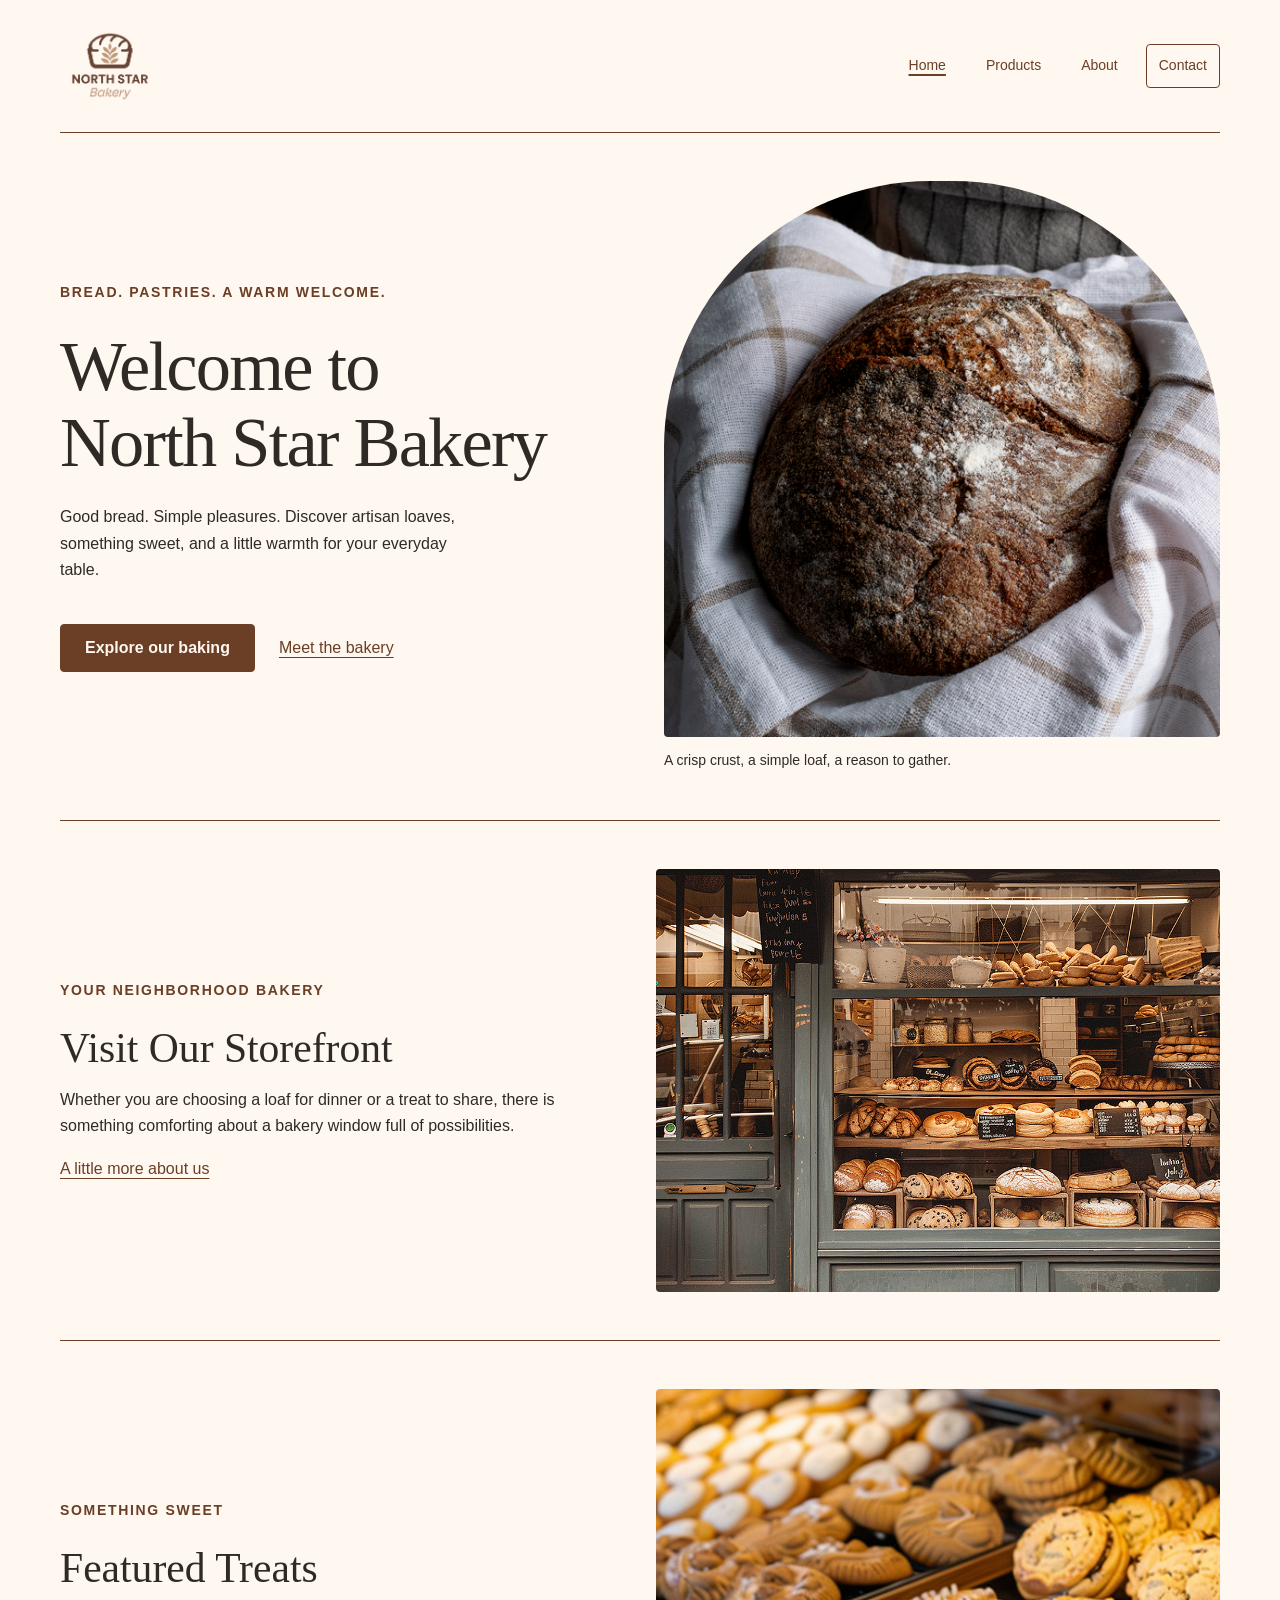
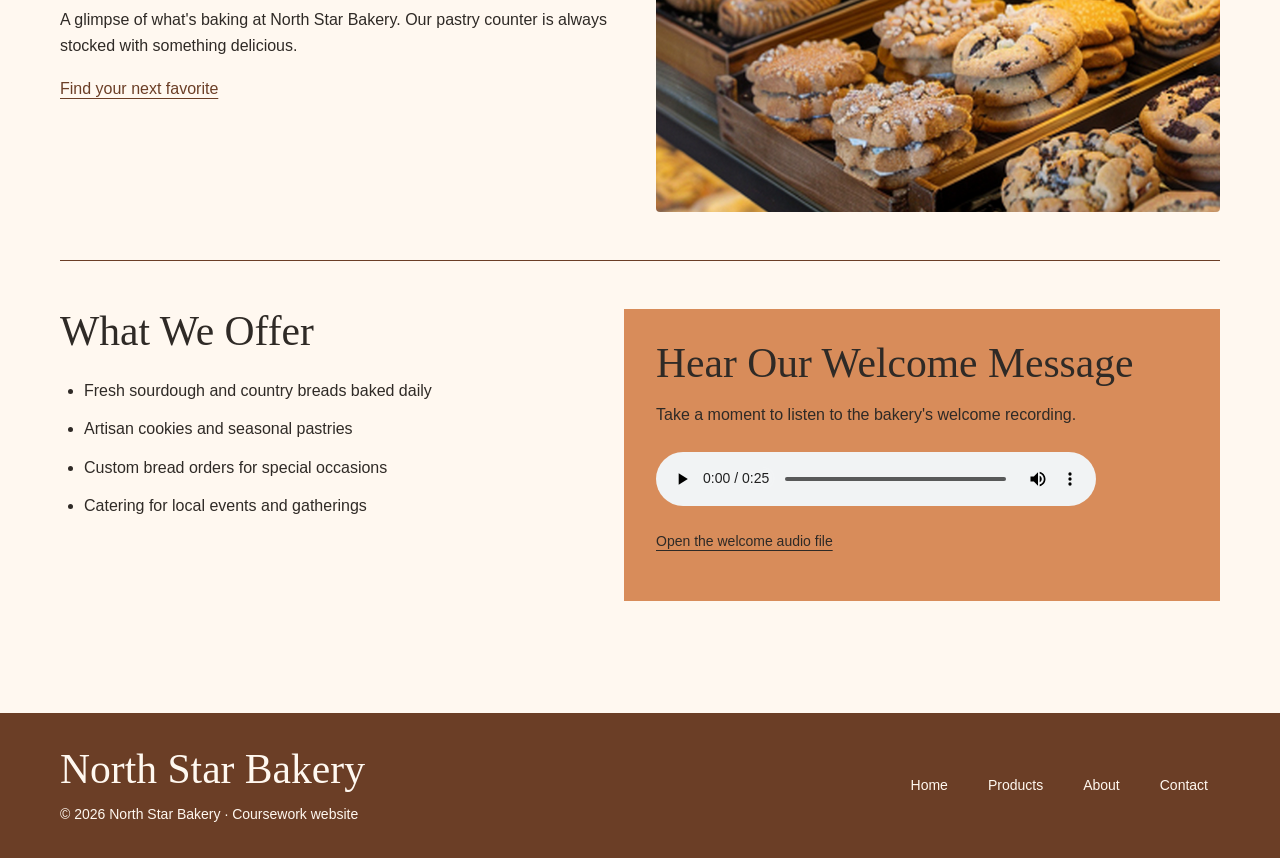
<file: index.html>
<!DOCTYPE html>
<html lang="en">
<head>
    <meta charset="UTF-8">
    <meta name="viewport" content="width=device-width, initial-scale=1.0">
    <title>North Star Bakery - Home</title>
    <link rel="stylesheet" href="styles.css">
</head>
<body>
    <a class="skip-link" href="#main">Skip to main content</a>
    <header class="site-header">
        <a class="brand" href="index.html"><img src="images/bakery-logo_c.png" alt="North Star Bakery home" width="100" height="100"></a>
        <nav aria-label="Main navigation">
            <ul>
                <li><a href="index.html" aria-current="page">Home</a></li>
                <li><a href="products.html">Products</a></li>
                <li><a href="about.html">About</a></li>
                <li><a class="nav-contact" href="contact.html">Contact</a></li>
            </ul>
        </nav>
    </header>

    <main id="main">
      <div class="hero">
        <div class="hero-copy">
        <p class="eyebrow">Bread. Pastries. A warm welcome.</p>
        <h1>Welcome to North Star Bakery</h1>

        <p>Good bread. Simple pleasures. Discover artisan loaves, something sweet, and a little warmth for your everyday table.</p>
        <div class="actions"><a class="button" href="products.html">Explore our baking</a><a href="about.html">Meet the bakery</a></div>
        </div>
        <figure>
          <img src="images/bakery-signature-loaf_c.png" alt="A golden, flour-dusted artisan loaf wrapped in a checked linen towel">
          <figcaption>A crisp crust, a simple loaf, a reason to gather.</figcaption>
        </figure>
      </div>

        <section class="section split">
          <div class="split-copy">
            <p class="eyebrow">Your neighborhood bakery</p>
            <h2>Visit Our Storefront</h2>
            <p>Whether you are choosing a loaf for dinner or a treat to share, there is something comforting about a bakery window full of possibilities.</p>
            <a href="about.html">A little more about us</a>
          </div>
            <img src="images/bakery-storefront_c.png" alt="Dark blue bakery storefront with breads and pastries arranged in the window" loading="lazy">
        </section>

        <section class="section split">
          <div class="split-copy">
            <p class="eyebrow">Something sweet</p>
            <h2>Featured Treats</h2>
            <p>A glimpse of what's baking at North Star Bakery. Our pastry counter is always stocked with something delicious.</p>
            <a href="products.html">Find your next favorite</a>
          </div>
            <picture>
                <source media="(min-width: 800px)" srcset="images/bakery-feature-large_c.png">
                <source media="(max-width: 799px)" srcset="images/bakery-feature-small_c.png">
                <img src="images/bakery-feature-small_c.png" alt="An assortment of artisan cookies and pastries displayed on wooden trays inside the North Star Bakery pastry counter, including chocolate chip cookies, sandwich cookies, and glazed rolls">
            </picture>
        </section>

        <section class="section split">
          <div>
            <h2>What We Offer</h2>
            <ul class="offer-list">
                <li>Fresh sourdough and country breads baked daily</li>
                <li>Artisan cookies and seasonal pastries</li>
                <li>Custom bread orders for special occasions</li>
                <li>Catering for local events and gatherings</li>
            </ul>
          </div>
          <div class="welcome">
            <h2>Hear Our Welcome Message</h2>
            <p>Take a moment to listen to the bakery's welcome recording.</p>
            <audio controls preload="metadata" aria-label="North Star Bakery welcome recording">
                <source src="images/bakery-welcome_c.mp3" type="audio/mpeg">
                Your browser does not support embedded audio.
                <a href="images/bakery-welcome_c.mp3">Open the bakery welcome audio file.</a>
            </audio>
            <p class="small-note"><a href="images/bakery-welcome_c.mp3">Open the welcome audio file</a></p>
          </div>
        </section>
    </main>

    <footer>
      <div class="footer-inner">
        <div><p class="footer-name">North Star Bakery</p><p class="footer-note">&copy; 2026 North Star Bakery · Coursework website</p></div>
        <nav aria-label="Footer navigation">
            <ul>
                <li><a href="index.html">Home</a></li>
                <li><a href="products.html">Products</a></li>
                <li><a href="about.html">About</a></li>
                <li><a href="contact.html">Contact</a></li>
            </ul>
        </nav>
      </div>
    </footer>
</body>
</html>
</file>
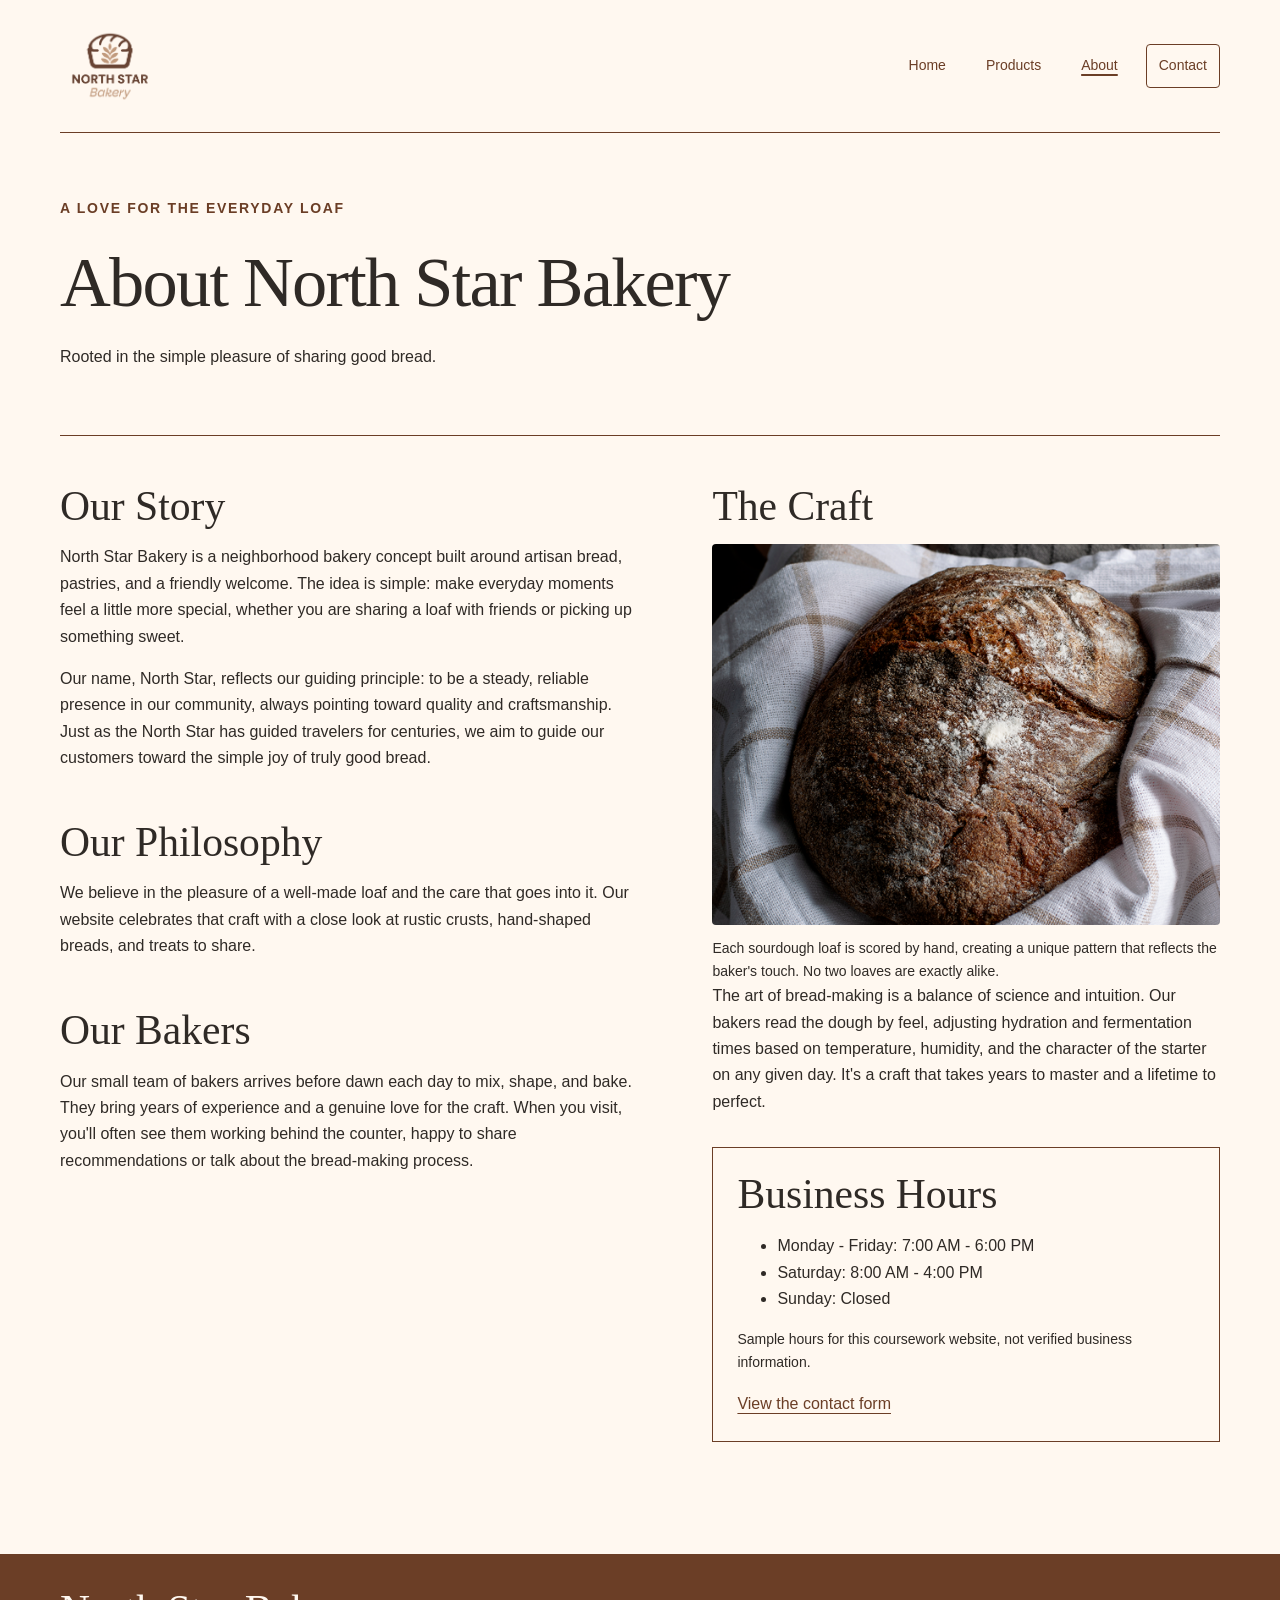
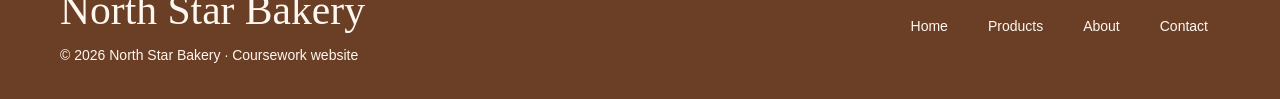
<file: about.html>
<!DOCTYPE html>
<html lang="en">
<head>
    <meta charset="UTF-8">
    <meta name="viewport" content="width=device-width, initial-scale=1.0">
    <title>North Star Bakery - About</title>
    <link rel="stylesheet" href="styles.css">
</head>
<body>
    <a class="skip-link" href="#main">Skip to main content</a>
    <header class="site-header">
        <a class="brand" href="index.html"><img src="images/bakery-logo_c.png" alt="North Star Bakery home" width="100" height="100"></a>
        <nav aria-label="Main navigation">
            <ul>
                <li><a href="index.html">Home</a></li>
                <li><a href="products.html">Products</a></li>
                <li><a href="about.html" aria-current="page">About</a></li>
                <li><a class="nav-contact" href="contact.html">Contact</a></li>
            </ul>
        </nav>
    </header>

    <main id="main">
      <div class="page-intro">
        <p class="eyebrow">A love for the everyday loaf</p>
        <h1>About North Star Bakery</h1>
        <p>Rooted in the simple pleasure of sharing good bread.</p>
      </div>
      <div class="section story-layout">
       <div class="story-copy">

        <section>
            <h2>Our Story</h2>
            <p>North Star Bakery is a neighborhood bakery concept built around artisan bread, pastries, and a friendly welcome. The idea is simple: make everyday moments feel a little more special, whether you are sharing a loaf with friends or picking up something sweet.</p>
            <p>Our name, North Star, reflects our guiding principle: to be a steady, reliable presence in our community, always pointing toward quality and craftsmanship. Just as the North Star has guided travelers for centuries, we aim to guide our customers toward the simple joy of truly good bread.</p>
        </section>

        <section>
            <h2>Our Philosophy</h2>
            <p>We believe in the pleasure of a well-made loaf and the care that goes into it. Our website celebrates that craft with a close look at rustic crusts, hand-shaped breads, and treats to share.</p>
        </section>
        <section>
            <h2>Our Bakers</h2>
            <p>Our small team of bakers arrives before dawn each day to mix, shape, and bake. They bring years of experience and a genuine love for the craft. When you visit, you'll often see them working behind the counter, happy to share recommendations or talk about the bread-making process.</p>
        </section>
       </div>
       <div class="story-image">
        <section>
            <h2>The Craft</h2>
            <figure>
                <img src="images/bakery-signature-loaf_c.png" alt="A close-up of a freshly baked sourdough loaf with a golden crust and deep scoring, wrapped in a flour-dusted linen tea towel">
                <figcaption>Each sourdough loaf is scored by hand, creating a unique pattern that reflects the baker's touch. No two loaves are exactly alike.</figcaption>
            </figure>
            <p>The art of bread-making is a balance of science and intuition. Our bakers read the dough by feel, adjusting hydration and fermentation times based on temperature, humidity, and the character of the starter on any given day. It's a craft that takes years to master and a lifetime to perfect.</p>
        </section>

        <section class="hours">
            <h2>Business Hours</h2>
            <ul>
                <li>Monday - Friday: 7:00 AM - 6:00 PM</li>
                <li>Saturday: 8:00 AM - 4:00 PM</li>
                <li>Sunday: Closed</li>
            </ul>
            <p class="small-note">Sample hours for this coursework website, not verified business information.</p>
            <a href="contact.html">View the contact form</a>
        </section>
       </div>
      </div>
    </main>

    <footer>
      <div class="footer-inner">
        <div><p class="footer-name">North Star Bakery</p><p class="footer-note">&copy; 2026 North Star Bakery · Coursework website</p></div>
        <nav aria-label="Footer navigation">
            <ul>
                <li><a href="index.html">Home</a></li>
                <li><a href="products.html">Products</a></li>
                <li><a href="about.html">About</a></li>
                <li><a href="contact.html">Contact</a></li>
            </ul>
        </nav>
      </div>
    </footer>
</body>
</html>
</file>
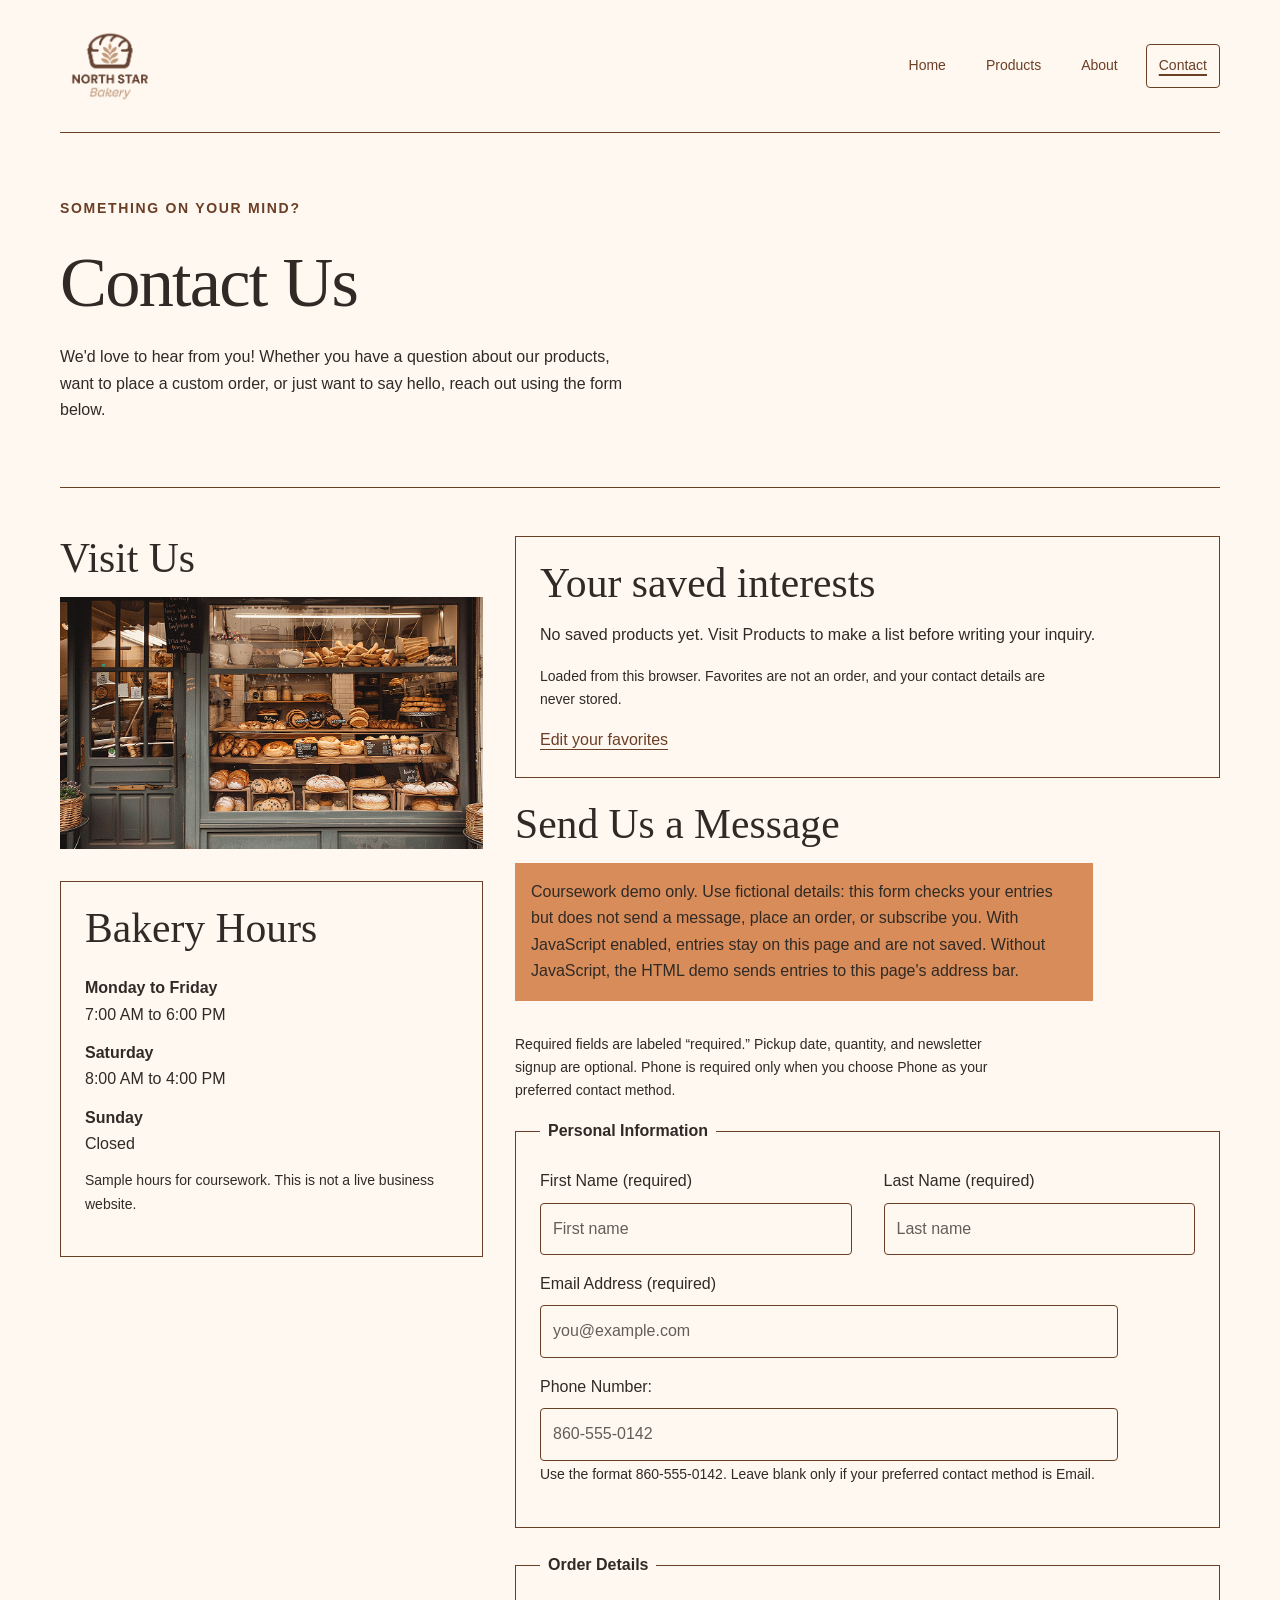
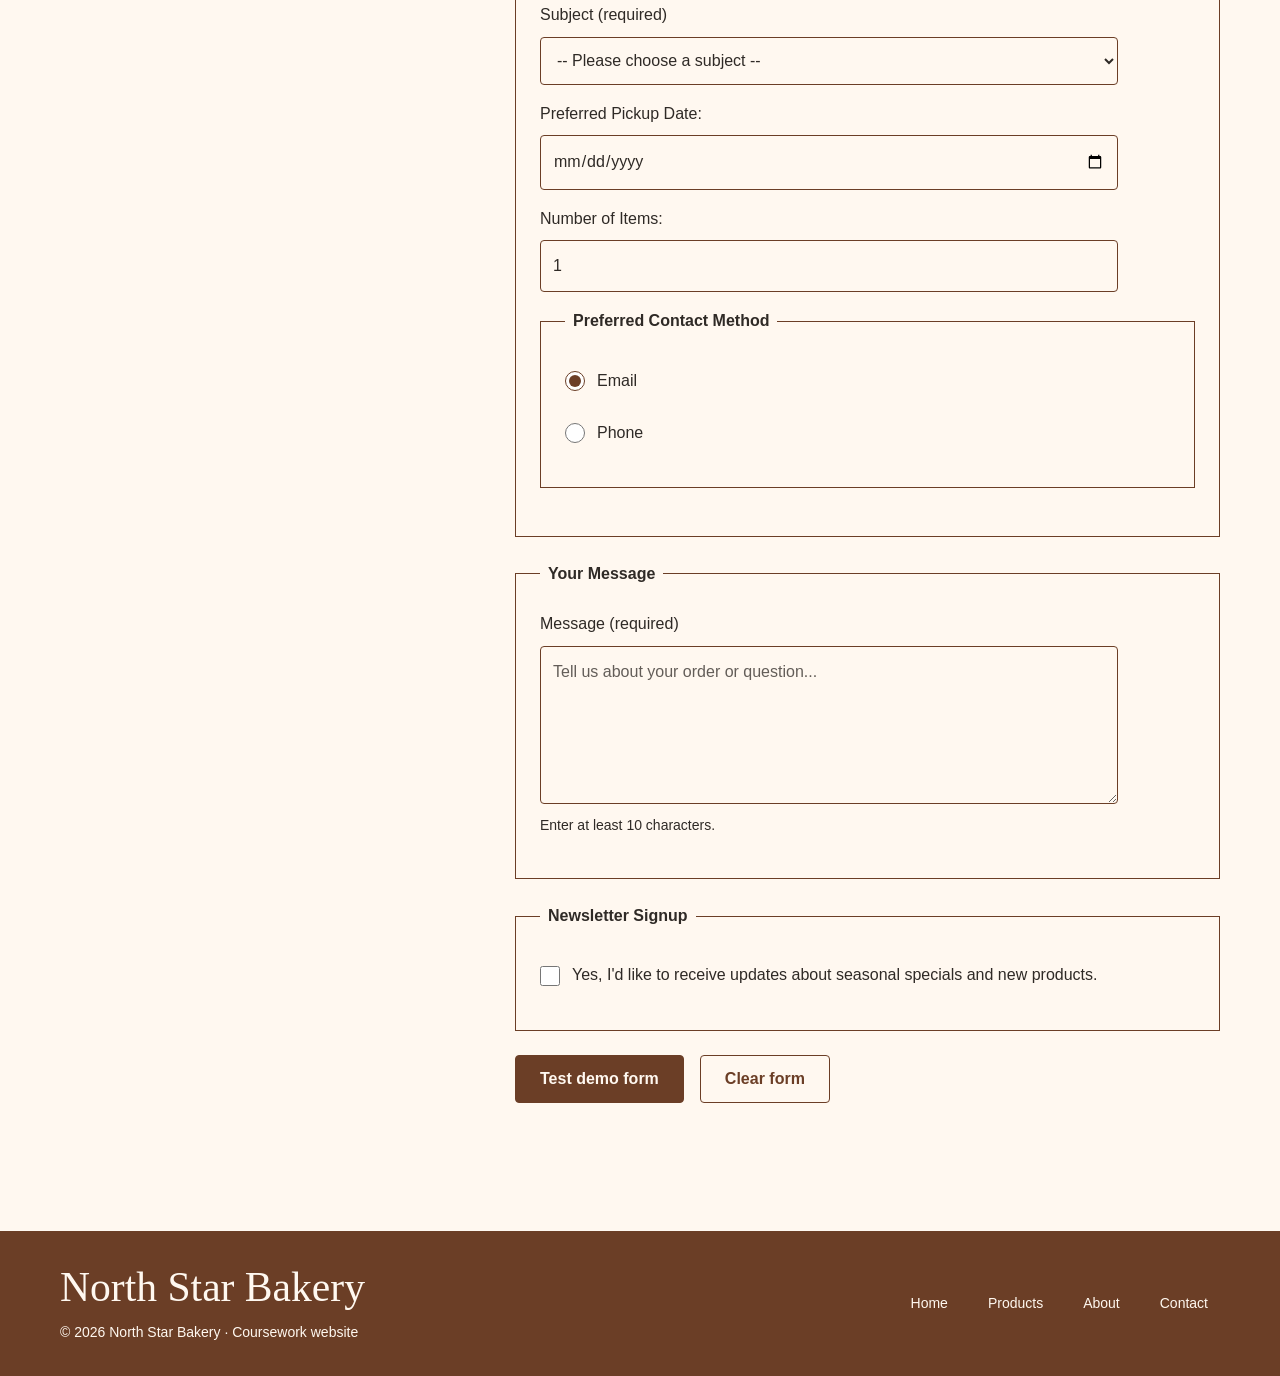
<file: contact.html>
<!DOCTYPE html>
<html lang="en">
<head>
    <meta charset="UTF-8">
    <meta name="viewport" content="width=device-width, initial-scale=1.0">
    <title>North Star Bakery - Contact</title>
    <link rel="stylesheet" href="styles.css">
    <script src="scripts.js" defer></script>
</head>
<body>
    <a class="skip-link" href="#main">Skip to main content</a>
    <header class="site-header">
        <a class="brand" href="index.html"><img src="images/bakery-logo_c.png" alt="North Star Bakery home" width="100" height="100"></a>
        <nav aria-label="Main navigation">
            <ul>
                <li><a href="index.html">Home</a></li>
                <li><a href="products.html">Products</a></li>
                <li><a href="about.html">About</a></li>
                <li><a class="nav-contact" href="contact.html" aria-current="page">Contact</a></li>
            </ul>
        </nav>
    </header>

    <main id="main">
      <div class="page-intro">
        <p class="eyebrow">Something on your mind?</p>
        <h1>Contact Us</h1>

        <p>We'd love to hear from you! Whether you have a question about our products, want to place a custom order, or just want to say hello, reach out using the form below.</p>
      </div>
      <div class="section contact-layout">

        <section class="contact-sidebar">
            <h2>Visit Us</h2>
            <img src="images/bakery-storefront_c.png" alt="Bakery window filled with bread and pastries">
            <div class="hours">
              <h2>Bakery Hours</h2>
              <dl><dt>Monday to Friday</dt><dd>7:00 AM to 6:00 PM</dd><dt>Saturday</dt><dd>8:00 AM to 4:00 PM</dd><dt>Sunday</dt><dd>Closed</dd></dl>
              <p class="small-note">Sample hours for coursework. This is not a live business website.</p>
            </div>
        </section>

        <section class="contact-form">
            <aside id="saved-interests" class="saved-list-panel" aria-labelledby="saved-interests-heading" hidden>
                <h2 id="saved-interests-heading">Your saved interests</h2>
                <p id="contact-favorites"></p>
                <p class="help" id="contact-storage-status"></p>
                <a href="products.html#favorites-feature">Edit your favorites</a>
            </aside>
            <h2>Send Us a Message</h2>
            <p class="demo-note">Coursework demo only. Use fictional details: this form checks your entries but does not send a message, place an order, or subscribe you. With JavaScript enabled, entries stay on this page and are not saved. Without JavaScript, the HTML demo sends entries to this page's address bar.</p>
            <div id="form-demo"><p>Demo form destination: no message is sent. You can return to the form below to try another entry.</p></div>
            <p class="help">Required fields are labeled “required.” Pickup date, quantity, and newsletter signup are optional. Phone is required only when you choose Phone as your preferred contact method.</p>
            <form id="contact-form" action="contact.html#form-demo" method="get">
                <div id="form-feedback" class="form-feedback" role="status" tabindex="-1" hidden></div>
                <fieldset>
                    <legend>Personal Information</legend>
                  <div class="form-row">
                    <p>
                        <label for="firstName">First Name (required)</label>
                        <input type="text" id="firstName" name="firstName" required minlength="1" autocomplete="given-name" placeholder="First name">
                    </p>
                    <p>
                        <label for="lastName">Last Name (required)</label>
                        <input type="text" id="lastName" name="lastName" required minlength="1" autocomplete="family-name" placeholder="Last name">
                    </p>
                  </div>
                    <p>
                        <label for="email">Email Address (required)</label>
                        <input type="email" id="email" name="email" required placeholder="you@example.com">
                    </p>
                    <p>
                        <label for="phone">Phone Number:</label>
                        <input type="tel" id="phone" name="phone" pattern="[0-9]{3}-[0-9]{3}-[0-9]{4}" placeholder="860-555-0142" aria-describedby="phone-help">
                        <span class="help" id="phone-help">Use the format 860-555-0142. Leave blank only if your preferred contact method is Email.</span>
                    </p>
                </fieldset>

                <fieldset>
                    <legend>Order Details</legend>
                    <p>
                        <label for="subject">Subject (required)</label>
                        <select id="subject" name="subject" required>
                            <option value="">-- Please choose a subject --</option>
                            <option value="general">General Inquiry</option>
                            <option value="custom-order">Custom Bread Order</option>
                            <option value="catering">Catering Request</option>
                            <option value="feedback">Feedback</option>
                        </select>
                    </p>
                    <p>
                        <label for="preferredDate">Preferred Pickup Date:</label>
                        <input type="date" id="preferredDate" name="preferredDate">
                    </p>
                    <p>
                        <label for="quantity">Number of Items:</label>
                        <input type="number" id="quantity" name="quantity" min="1" max="100" value="1">
                    </p>
                    <fieldset>
                        <legend>Preferred Contact Method</legend>
                        <p class="choice">
                            <input type="radio" id="contactEmail" name="contactMethod" value="email" checked>
                            <label for="contactEmail">Email</label>
                        </p>
                        <p class="choice">
                            <input type="radio" id="contactPhone" name="contactMethod" value="phone">
                            <label for="contactPhone">Phone</label>
                        </p>
                    </fieldset>
                </fieldset>

                <fieldset>
                    <legend>Your Message</legend>
                    <p>
                        <label for="message">Message (required)</label>
                        <textarea id="message" name="message" rows="5" required minlength="10" aria-describedby="message-help" placeholder="Tell us about your order or question..."></textarea>
                        <span class="help" id="message-help">Enter at least 10 characters.</span>
                    </p>
                </fieldset>

                <fieldset>
                    <legend>Newsletter Signup</legend>
                    <p class="choice">
                        <input type="checkbox" id="newsletter" name="newsletter" value="yes">
                        <label for="newsletter">Yes, I'd like to receive updates about seasonal specials and new products.</label>
                    </p>
                </fieldset>

                <p class="form-actions">
                    <button type="submit">Test demo form</button>
                    <button type="reset" class="button-secondary">Clear form</button>
                </p>
            </form>
        </section>
      </div>
    </main>

    <footer>
      <div class="footer-inner">
        <div><p class="footer-name">North Star Bakery</p><p class="footer-note">&copy; 2026 North Star Bakery · Coursework website</p></div>
        <nav aria-label="Footer navigation">
            <ul>
                <li><a href="index.html">Home</a></li>
                <li><a href="products.html">Products</a></li>
                <li><a href="about.html">About</a></li>
                <li><a href="contact.html">Contact</a></li>
            </ul>
        </nav>
      </div>
    </footer>
</body>
</html>
</file>
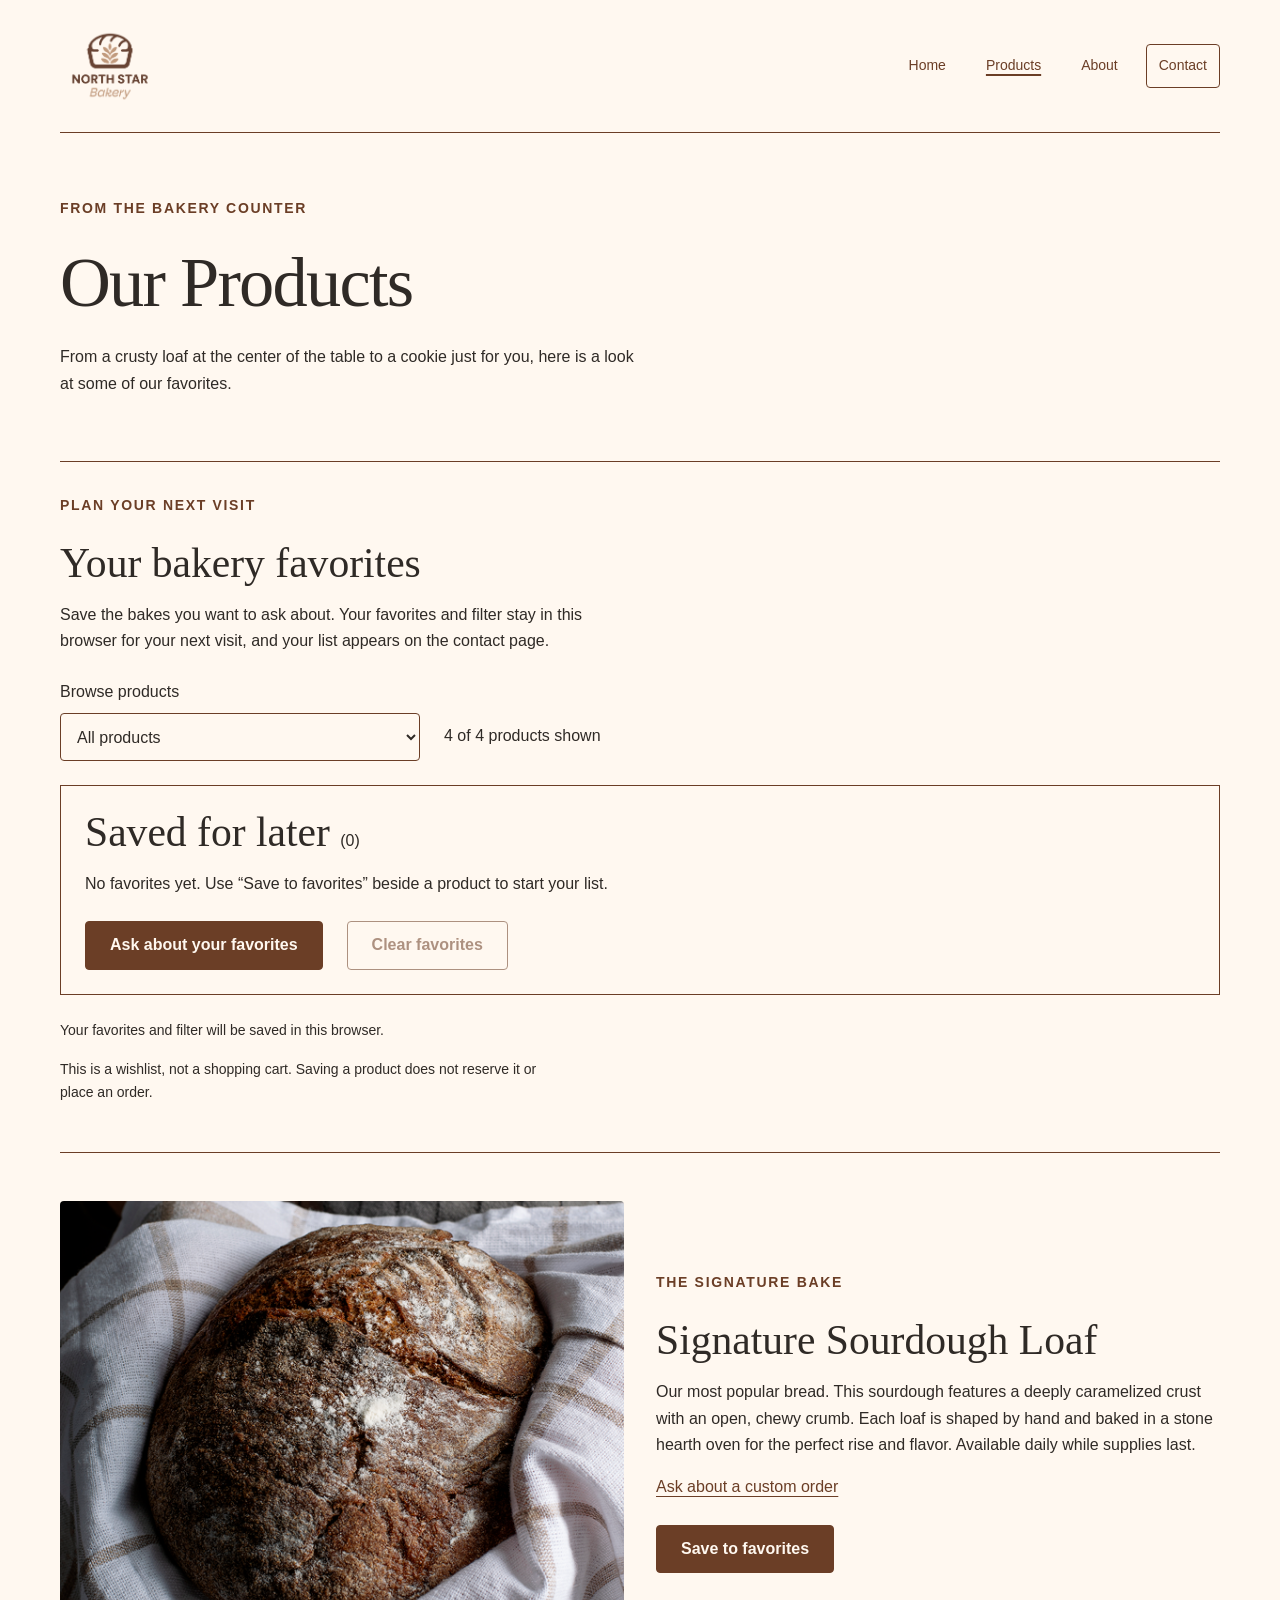
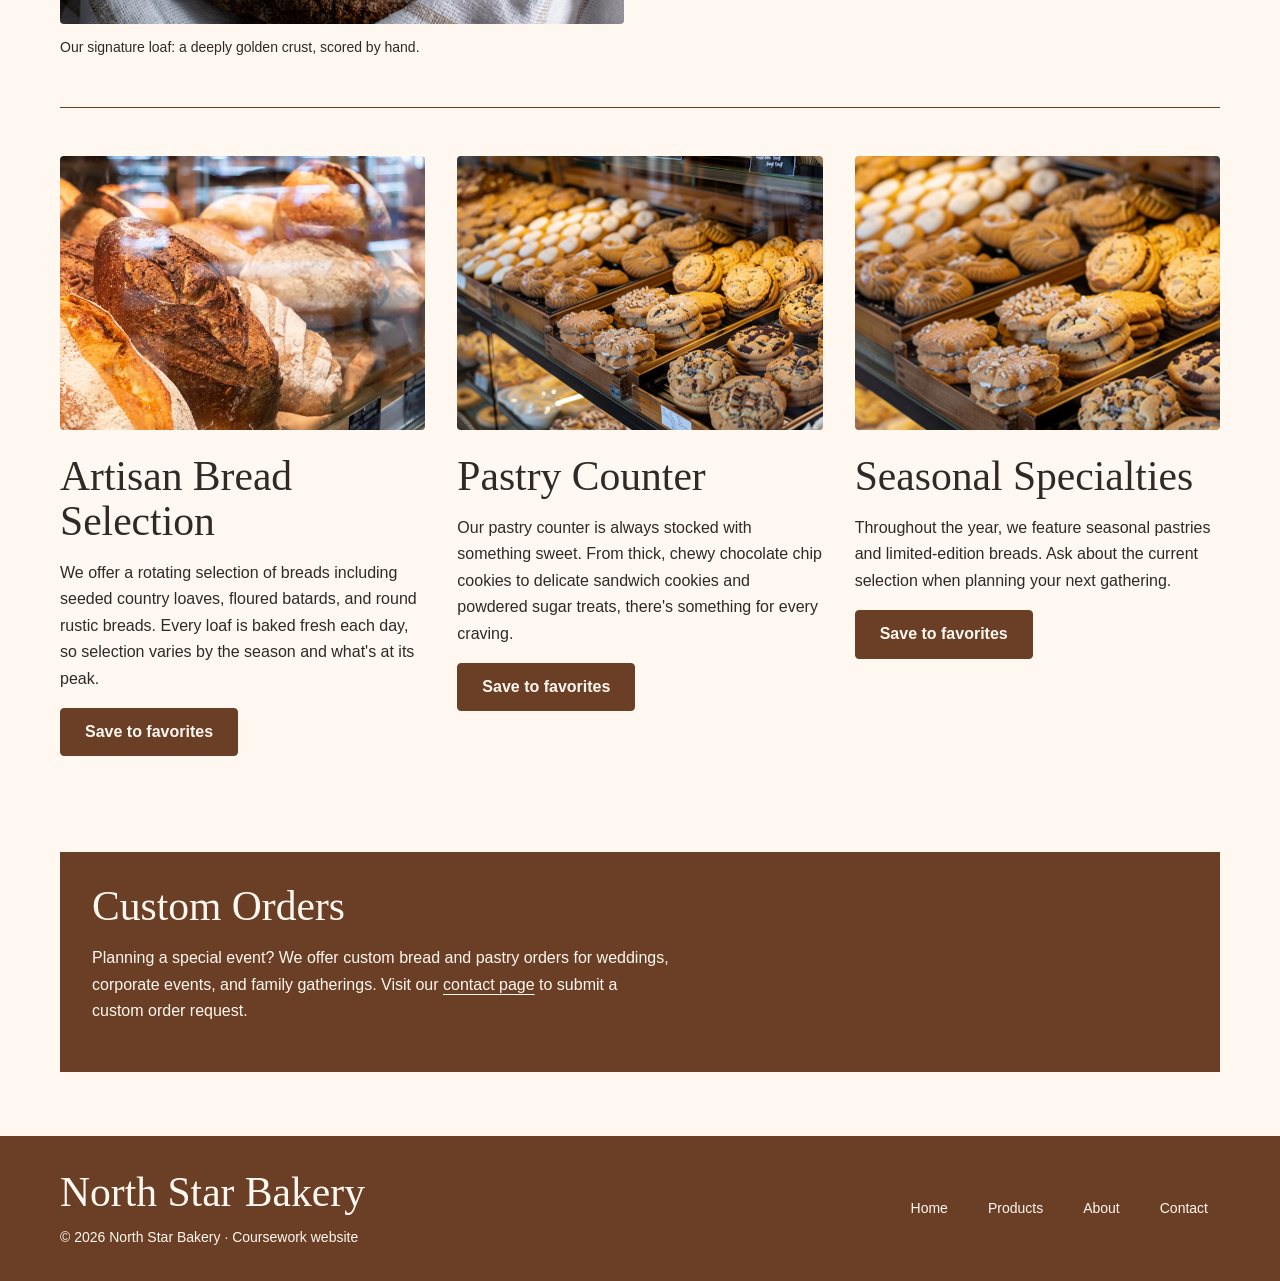
<file: products.html>
<!DOCTYPE html>
<html lang="en">
<head>
    <meta charset="UTF-8">
    <meta name="viewport" content="width=device-width, initial-scale=1.0">
    <title>North Star Bakery - Products</title>
    <link rel="stylesheet" href="styles.css">
    <script src="scripts.js" defer></script>
</head>
<body>
    <a class="skip-link" href="#main">Skip to main content</a>
    <header class="site-header">
        <a class="brand" href="index.html"><img src="images/bakery-logo_c.png" alt="North Star Bakery home" width="100" height="100"></a>
        <nav aria-label="Main navigation">
            <ul>
                <li><a href="index.html">Home</a></li>
                <li><a href="products.html" aria-current="page">Products</a></li>
                <li><a href="about.html">About</a></li>
                <li><a class="nav-contact" href="contact.html">Contact</a></li>
            </ul>
        </nav>
    </header>

    <main id="main">
      <div class="page-intro">
        <p class="eyebrow">From the bakery counter</p>
        <h1>Our Products</h1>

        <p>From a crusty loaf at the center of the table to a cookie just for you, here is a look at some of our favorites.</p>
      </div>

        <section class="favorites-panel" id="favorites-feature" aria-labelledby="favorites-heading" hidden>
            <p class="eyebrow">Plan your next visit</p>
            <h2 id="favorites-heading">Your bakery favorites</h2>
            <p>Save the bakes you want to ask about. Your favorites and filter stay in this browser for your next visit, and your list appears on the contact page.</p>
            <div class="favorites-toolbar">
                <div>
                    <label for="product-filter">Browse products</label>
                    <select id="product-filter">
                        <option value="all">All products</option>
                        <option value="bread">Bread</option>
                        <option value="pastries">Pastries</option>
                        <option value="seasonal">Seasonal</option>
                        <option value="favorites">Saved favorites</option>
                    </select>
                </div>
                <p id="product-count" role="status"></p>
            </div>
            <div class="saved-list-panel">
                <h3>Saved for later <span id="favorite-count">(0)</span></h3>
                <ul id="favorites-list"></ul>
                <p id="favorites-empty">No favorites yet. Use “Save to favorites” beside a product to start your list.</p>
                <div class="actions">
                    <a class="button" href="contact.html#saved-interests">Ask about your favorites</a>
                    <button type="button" id="clear-favorites" class="button-secondary" disabled>Clear favorites</button>
                </div>
            </div>
            <p class="help" id="storage-status" role="status"></p>
            <p class="help">This is a wishlist, not a shopping cart. Saving a product does not reserve it or place an order.</p>
        </section>
        <noscript><p class="demo-note">Enable JavaScript to filter products and save favorites. All products and contact links remain available below.</p></noscript>
        <p id="filter-empty" class="demo-note" hidden>No products match this view. Choose “All products” to browse, then save a favorite.</p>
        <section class="section split" data-product="sourdough">
            <figure>
                <img src="images/bakery-signature-loaf_c.png" alt="A freshly baked artisan sourdough loaf with a dark golden-brown crust and deep scoring splits, resting in a linen tea towel dusted with flour">
                <figcaption>Our signature loaf: a deeply golden crust, scored by hand.</figcaption>
            </figure>
          <div class="split-copy">
            <p class="eyebrow">The signature bake</p>
            <h2>Signature Sourdough Loaf</h2>
            <p>Our most popular bread. This sourdough features a deeply caramelized crust with an open, chewy crumb. Each loaf is shaped by hand and baked in a stone hearth oven for the perfect rise and flavor. Available daily while supplies last.</p>
            <a href="contact.html">Ask about a custom order</a>
            <p class="favorite-action"><button type="button" data-save="sourdough" aria-pressed="false" hidden>Save to favorites</button></p>
          </div>
        </section>

      <div class="section product-list">
        <article data-product="artisan">
            <img src="images/bakery-bread_c.png" alt="An assortment of rustic artisan bread loaves displayed in a glass case, including a seed-encrusted oval loaf, a floured scored loaf, and golden round country loaves">
            <h2>Artisan Bread Selection</h2>
            <p>We offer a rotating selection of breads including seeded country loaves, floured batards, and round rustic breads. Every loaf is baked fresh each day, so selection varies by the season and what's at its peak.</p>
            <button type="button" data-save="artisan" aria-pressed="false" hidden>Save to favorites</button>
        </article>

        <article data-product="pastries">
            <img src="images/bakery-feature-small_c.png" alt="A close-up view of the bakery pastry counter showing wooden trays filled with assorted artisan cookies, including chocolate chip, sandwich cookies with cream filling, and powdered sugar biscuits">
            <h2>Pastry Counter</h2>
            <p>Our pastry counter is always stocked with something sweet. From thick, chewy chocolate chip cookies to delicate sandwich cookies and powdered sugar treats, there's something for every craving.</p>
            <button type="button" data-save="pastries" aria-pressed="false" hidden>Save to favorites</button>
        </article>

        <article data-product="seasonal">
            <img src="images/bakery-feature-large_c.png" alt="A wide view of the bakery counter showcasing an array of textured artisan cookies and glazed pastries on wooden display trays">
            <h2>Seasonal Specialties</h2>
            <p>Throughout the year, we feature seasonal pastries and limited-edition breads. Ask about the current selection when planning your next gathering.</p>
            <button type="button" data-save="seasonal" aria-pressed="false" hidden>Save to favorites</button>
        </article>
      </div>

        <section class="cta-panel">
            <h2>Custom Orders</h2>
            <p>Planning a special event? We offer custom bread and pastry orders for weddings, corporate events, and family gatherings. Visit our <a href="contact.html">contact page</a> to submit a custom order request.</p>
        </section>
    </main>

    <footer>
      <div class="footer-inner">
        <div><p class="footer-name">North Star Bakery</p><p class="footer-note">&copy; 2026 North Star Bakery · Coursework website</p></div>
        <nav aria-label="Footer navigation">
            <ul>
                <li><a href="index.html">Home</a></li>
                <li><a href="products.html">Products</a></li>
                <li><a href="about.html">About</a></li>
                <li><a href="contact.html">Contact</a></li>
            </ul>
        </nav>
      </div>
    </footer>
</body>
</html>
</file>
<file: styles.css>
@import url("https://api.fontshare.com/v2/css?f[]=boska@500&display=swap");
@import url("https://api.fontshare.com/v2/css?f[]=satoshi@400,500,700&display=swap");

/* Touchstone 3: one shared stylesheet, four main colors, two font families.
   Mobile-first: stacked by default; Flexbox rows start at 48rem (768px). */
:root {
  --cream: #FFF8F0;
  --brown: #6B3E26;
  --peach: #D88C5A;
  --charcoal: #2F2A26;
  --color-bg: var(--cream);
  --color-text: var(--charcoal);
  --color-primary: var(--brown);
  --font-display: "Boska", Georgia, serif;
  --font-body: "Satoshi", Arial, sans-serif;
  --text-sm: .875rem;
  --text-base: 1rem;
  --text-xl: clamp(1.75rem, 1.4rem + 1.5vw, 2.75rem);
  --text-title: clamp(2.75rem, 2rem + 3vw, 4.5rem);
  --space-1: .25rem;
  --space-2: .5rem;
  --space-3: .75rem;
  --space-4: 1rem;
  --space-6: 1.5rem;
  --space-8: 2rem;
  --space-12: 3rem;
  --space-16: 4rem;
  --radius: .25rem;
}
*, *::before, *::after { box-sizing: border-box; }
body { margin: 0; background: var(--color-bg); color: var(--color-text); font: var(--text-base)/1.65 var(--font-body); }
img, picture { display: block; max-width: 100%; }
img { height: auto; }
figure { margin: 0; }
h1, h2, h3 { font-family: var(--font-display); font-weight: 500; line-height: 1.08; text-wrap: balance; }
h1 { font-size: var(--text-title); margin: 0 0 var(--space-6); letter-spacing: -.025em; }
h2 { font-size: var(--text-xl); margin: 0 0 var(--space-4); }
h3 { font-size: var(--text-xl); }
p { margin: 0 0 var(--space-4); max-width: 65ch; }
a { color: var(--color-primary); text-underline-offset: .25em; }
a:hover { text-decoration-thickness: 2px; }
a:active, button:active { opacity: .8; }
:focus-visible { outline: 3px solid var(--color-primary); outline-offset: 4px; }
header, main, .footer-inner { width: min(100% - 2rem, 1160px); margin-inline: auto; }
.site-header { display: flex; flex-direction: column; align-items: center; gap: var(--space-4); padding-block: var(--space-4); border-bottom: 1px solid var(--brown); }
.brand { display: block; flex-shrink: 0; }
.brand img { width: 100px; height: 100px; object-fit: contain; mix-blend-mode: multiply; }
nav ul { display: flex; flex-wrap: wrap; justify-content: center; gap: var(--space-2); padding: 0; margin: 0; list-style: none; }
nav a { display: inline-flex; align-items: center; min-height: 44px; padding: var(--space-2) var(--space-3); text-decoration: none; font-weight: 500; font-size: var(--text-sm); }
nav a[aria-current="page"] { text-decoration: underline; text-decoration-thickness: 2px; }
.nav-contact { border: 1px solid var(--color-primary); border-radius: var(--radius); }
.skip-link { position: absolute; top: -100px; left: 1rem; padding: var(--space-3); background: var(--color-bg); z-index: 5; }
.skip-link:focus { top: 1rem; }
main { padding-block: var(--space-8) var(--space-16); }
.eyebrow { font-size: var(--text-sm); font-weight: 700; letter-spacing: .12em; text-transform: uppercase; color: var(--color-primary); margin-bottom: var(--space-6); }
.hero, .split, .product-list, .story-layout, .contact-layout, .form-row { display: flex; flex-direction: column; gap: var(--space-8); }
.hero > *, .split > *, .story-layout > *, .contact-layout > *, .form-row > * { min-width: 0; }
.hero { align-items: stretch; padding-bottom: var(--space-12); }
.hero-copy { display: flex; flex-direction: column; justify-content: center; }
.hero-copy > p:not(.eyebrow) { max-width: 46ch; }
.hero figure { flex: 1; }
.hero img { width: 100%; aspect-ratio: 1/1; object-fit: cover; border-radius: 48% 48% var(--radius) var(--radius); }
figcaption { font-size: var(--text-sm); margin-top: var(--space-3); max-width: 65ch; }
.actions { display: flex; align-items: center; flex-wrap: wrap; gap: var(--space-6); margin-top: var(--space-6); }
.button, button { display: inline-flex; align-items: center; justify-content: center; min-height: 48px; padding: var(--space-3) var(--space-6); border: 1px solid var(--brown); border-radius: var(--radius); background: var(--brown); color: var(--cream); font: 700 var(--text-base)/1.4 var(--font-body); text-decoration: none; cursor: pointer; }
.button:hover, button:hover { background: var(--charcoal); color: var(--cream); }
.button-secondary { background: transparent; color: var(--color-primary); }
.section { padding-block: var(--space-12); border-top: 1px solid var(--brown); }
.section-intro { margin-bottom: var(--space-8); }
.split img, .product-list img, .story-image img { width: 100%; aspect-ratio: 4/3; object-fit: cover; border-radius: var(--radius); }
.split picture { width: 100%; }
.split-copy { align-self: center; }
.offer-list { margin: var(--space-6) 0 0; padding-left: var(--space-6); }
.offer-list li { margin-bottom: var(--space-3); }
.welcome { padding: var(--space-6); background: var(--peach); color: var(--charcoal); }
.welcome a { color: var(--charcoal); }
.welcome :focus-visible { outline-color: var(--charcoal); }
audio { display: block; width: 100%; max-width: 440px; margin-block: var(--space-6); }
.page-intro { padding-block: var(--space-4) var(--space-12); max-width: 780px; }
.product-list { flex-wrap: wrap; }
.product-list article { flex: 1; min-width: 0; }
.product-list img { margin-bottom: var(--space-6); }
.product-list h2 { margin-bottom: var(--space-4); }
.cta-panel { background: var(--brown); color: var(--cream); padding: var(--space-8); margin-top: var(--space-12); }
.cta-panel a { color: var(--cream); }
.cta-panel .button { background: var(--cream); color: var(--brown); }
.cta-panel :focus-visible { outline-color: var(--cream); }
.story-copy section + section { margin-top: var(--space-12); }
.hours { padding: var(--space-6); border: 1px solid var(--color-primary); margin-top: var(--space-8); }
.hours dl { margin: var(--space-6) 0 0; }
.hours dt { font-weight: 700; }
.hours dd { margin: 0 0 var(--space-3); }
.small-note, .help { font-size: var(--text-sm); }
.demo-note { padding: var(--space-4); background: var(--peach); color: var(--charcoal); margin-bottom: var(--space-8); }
form { width: 100%; }
fieldset { min-width: 0; border: 1px solid var(--color-primary); padding: var(--space-6); margin: 0 0 var(--space-6); }
legend { font-weight: 700; padding-inline: var(--space-2); }
label { display: block; font-weight: 500; margin-bottom: var(--space-2); }
input, textarea, select { width: 100%; min-height: 48px; background: var(--color-bg); color: var(--color-text); border: 1px solid var(--color-primary); border-radius: var(--radius); padding: var(--space-3); font: inherit; }
input::placeholder, textarea::placeholder { color: var(--color-text); opacity: .75; }
textarea { resize: vertical; }
input[type="radio"], input[type="checkbox"] { width: 20px; height: 20px; min-height: 20px; margin: 0; accent-color: var(--brown); flex-shrink: 0; }
.choice { display: flex; gap: var(--space-3); align-items: center; min-height: 44px; margin-bottom: var(--space-2); }
.choice label { margin: 0; font-weight: 400; }
.form-row p { flex: 1; }
.form-actions { display: flex; flex-wrap: wrap; gap: var(--space-4); }
#form-demo { padding: var(--space-6); border: 1px solid var(--color-primary); margin-bottom: var(--space-6); }
#form-demo:target { background: var(--peach); color: var(--charcoal); border-color: var(--charcoal); }
footer { background: var(--brown); color: var(--cream); padding-block: var(--space-8); }
.footer-inner { display: flex; flex-direction: column; gap: var(--space-6); }
footer a { color: var(--cream); }
footer p { margin: 0; }
footer :focus-visible { outline-color: var(--cream); }
.footer-name { font: 500 var(--text-xl)/1.2 var(--font-display); margin-bottom: var(--space-2); }
.footer-note { font-size: var(--text-sm); }

/* Larger screens: expand the same semantic content into Flexbox columns. */
@media (min-width: 48rem) {
  header, main, .footer-inner { width: min(100% - 4rem, 1160px); }
  .site-header { flex-direction: row; justify-content: space-between; }
  nav ul { gap: var(--space-4); }
  main { padding-top: var(--space-12); }
  .hero, .split, .product-list, .story-layout, .contact-layout, .form-row { flex-direction: row; }
  .product-list article { flex: 0 1 calc((100% - 4rem) / 3); }
  .hero { gap: var(--space-12); }
  .hero-copy { flex: 1; }
  .hero figure { flex: 1; }
  .split > * { flex: 1; }
  .story-copy { flex: 1.1; }
  .story-image { flex: .9; }
  .contact-sidebar { flex: .75; }
  .contact-form { flex: 1.25; }
  .footer-inner { flex-direction: row; justify-content: space-between; align-items: center; }
  .welcome { padding: var(--space-8); }
}
/* Uses the same four colors, not a second palette. No JavaScript is required. */
@media (prefers-color-scheme: dark) {
  :root { --color-bg: var(--charcoal); --color-text: var(--cream); --color-primary: var(--peach); }
  .brand img { mix-blend-mode: normal; border-radius: var(--radius); }
  .site-header, .section { border-color: var(--peach); }
}
@media (prefers-reduced-motion: no-preference) {
  a, button { transition: background-color 160ms ease, color 160ms ease; }
}

/* Touchstone 4: progressive enhancement within the existing visual system. */
[hidden] { display: none !important; }
.favorites-panel { border-top: 1px solid var(--color-primary); padding-block: var(--space-8); }
.favorites-toolbar { display: flex; flex-wrap: wrap; align-items: end; gap: var(--space-6); margin-block: var(--space-6); }
.favorites-toolbar > div { flex: 1 1 240px; max-width: 360px; }
.favorites-toolbar p { margin-bottom: var(--space-3); }
.saved-list-panel { padding: var(--space-6); border: 1px solid var(--color-primary); margin-bottom: var(--space-6); }
.saved-list-panel h3 { margin-top: 0; margin-bottom: var(--space-4); }
#favorite-count { font: 500 var(--text-base)/1.65 var(--font-body); }
#favorites-list { list-style: none; padding: 0; margin: 0; }
#favorites-list li { display: flex; justify-content: space-between; align-items: center; flex-wrap: wrap; gap: var(--space-3); padding-block: var(--space-2); border-bottom: 1px solid var(--color-primary); }
#favorites-list button { min-height: 44px; padding: var(--space-2) var(--space-3); font-size: var(--text-sm); }
.favorite-action { margin-top: var(--space-6); }
[data-save][aria-pressed="true"] { background: var(--peach); color: var(--charcoal); }
button:disabled { opacity: .55; cursor: not-allowed; }
.field-error { display: block; font-size: var(--text-sm); font-weight: 700; margin-top: var(--space-2); color: var(--color-primary); }
[aria-invalid="true"] { border-width: 2px; }
.form-feedback { border-left: 4px solid var(--brown); padding: var(--space-4); background: var(--peach); color: var(--charcoal); margin-bottom: var(--space-6); }
.form-feedback:focus { outline-color: var(--color-primary); }
</file>
